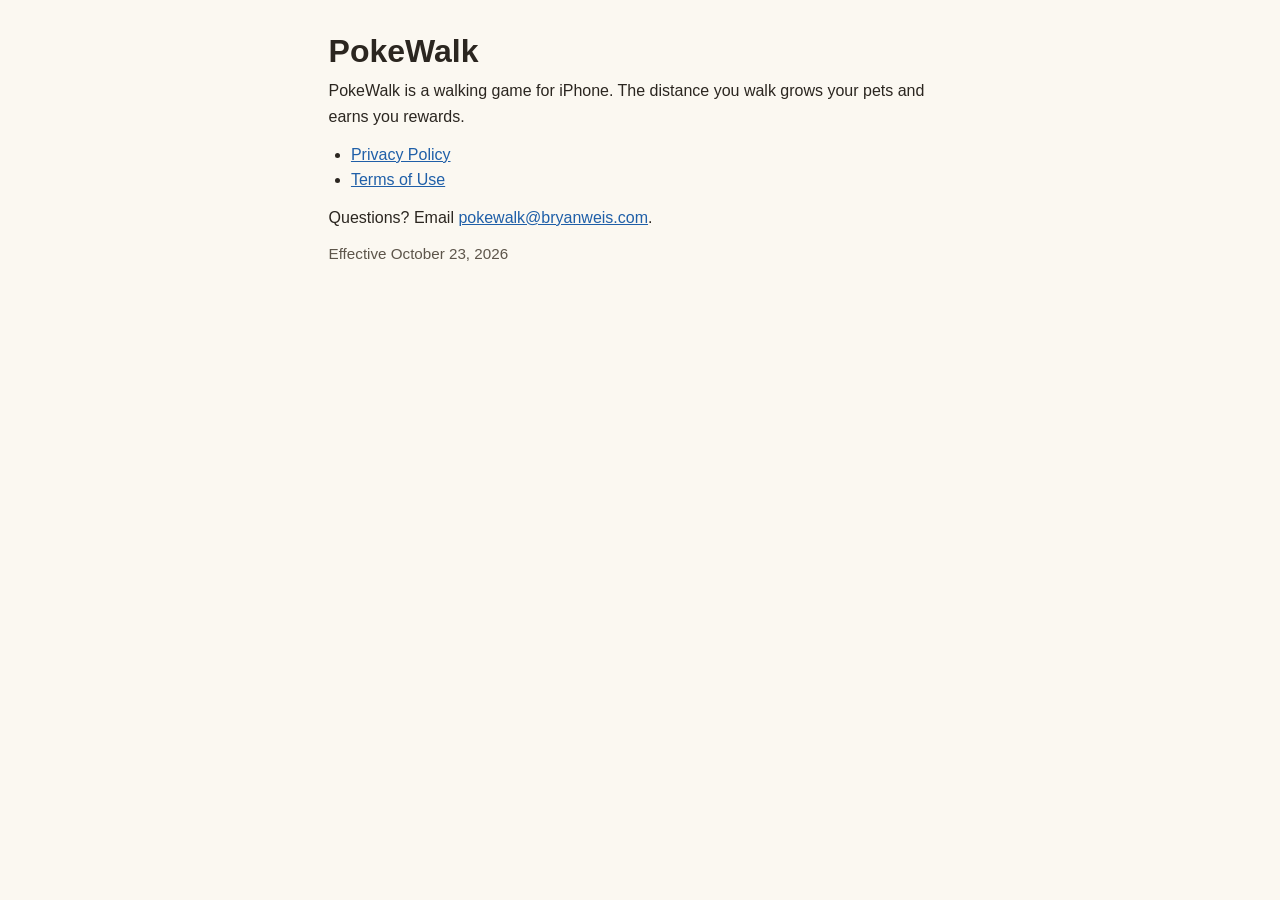
<file: index.html>
<!DOCTYPE html>
<html lang="en">
<head>
  <meta charset="utf-8">
  <meta name="viewport" content="width=device-width, initial-scale=1">
  <title>PokeWalk</title>
  <meta name="description" content="PokeWalk turns your daily walks into pet progress. Privacy policy and terms of use.">
  <link rel="canonical" href="https://pokewalk.bryanweis.com/">
  <link rel="stylesheet" href="styles.css">
</head>
<body>
  <main>
    <h1>PokeWalk</h1>
    <p>PokeWalk is a walking game for iPhone. The distance you walk grows your pets and earns you rewards.</p>
    <ul>
      <li><a href="privacy/">Privacy Policy</a></li>
      <li><a href="terms/">Terms of Use</a></li>
    </ul>
    <p>Questions? Email <a href="mailto:pokewalk@bryanweis.com">pokewalk@bryanweis.com</a>.</p>
    <p class="meta">Effective October 23, 2026</p>
  </main>
</body>
</html>
</file>
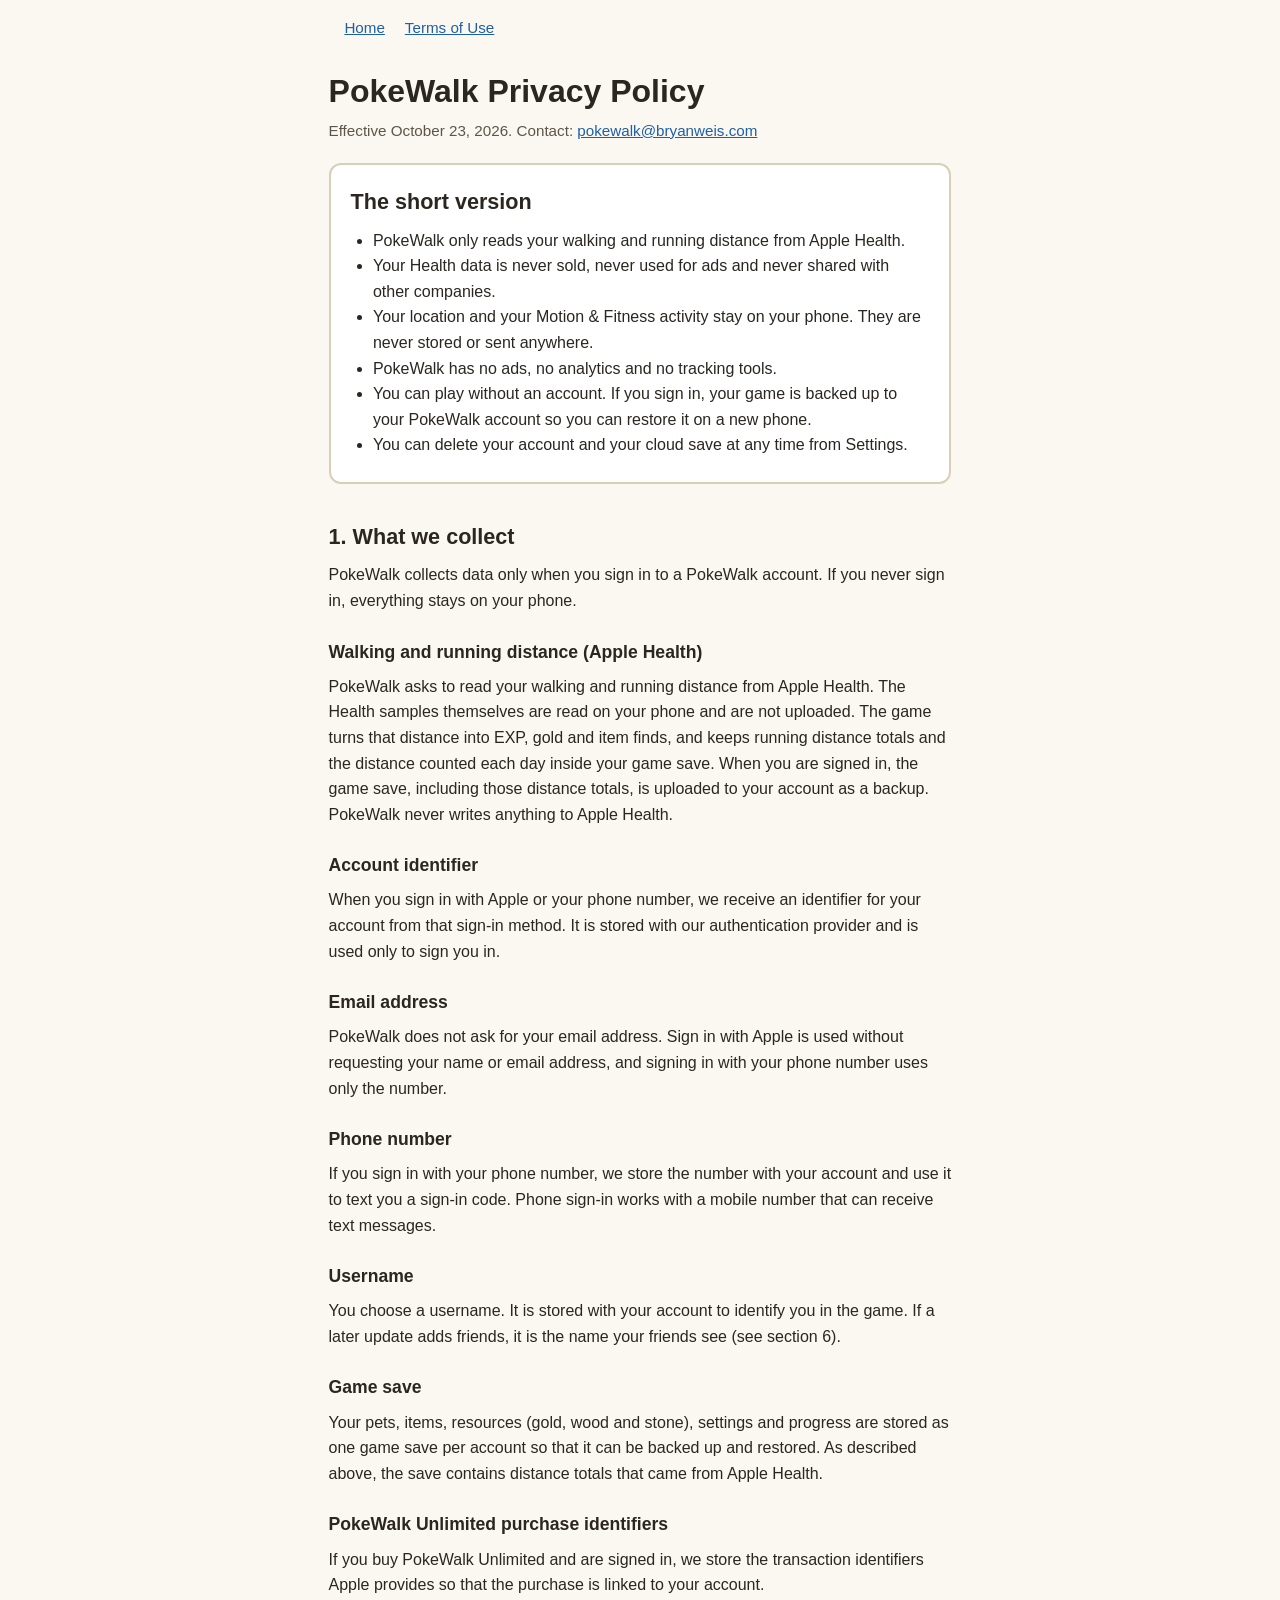
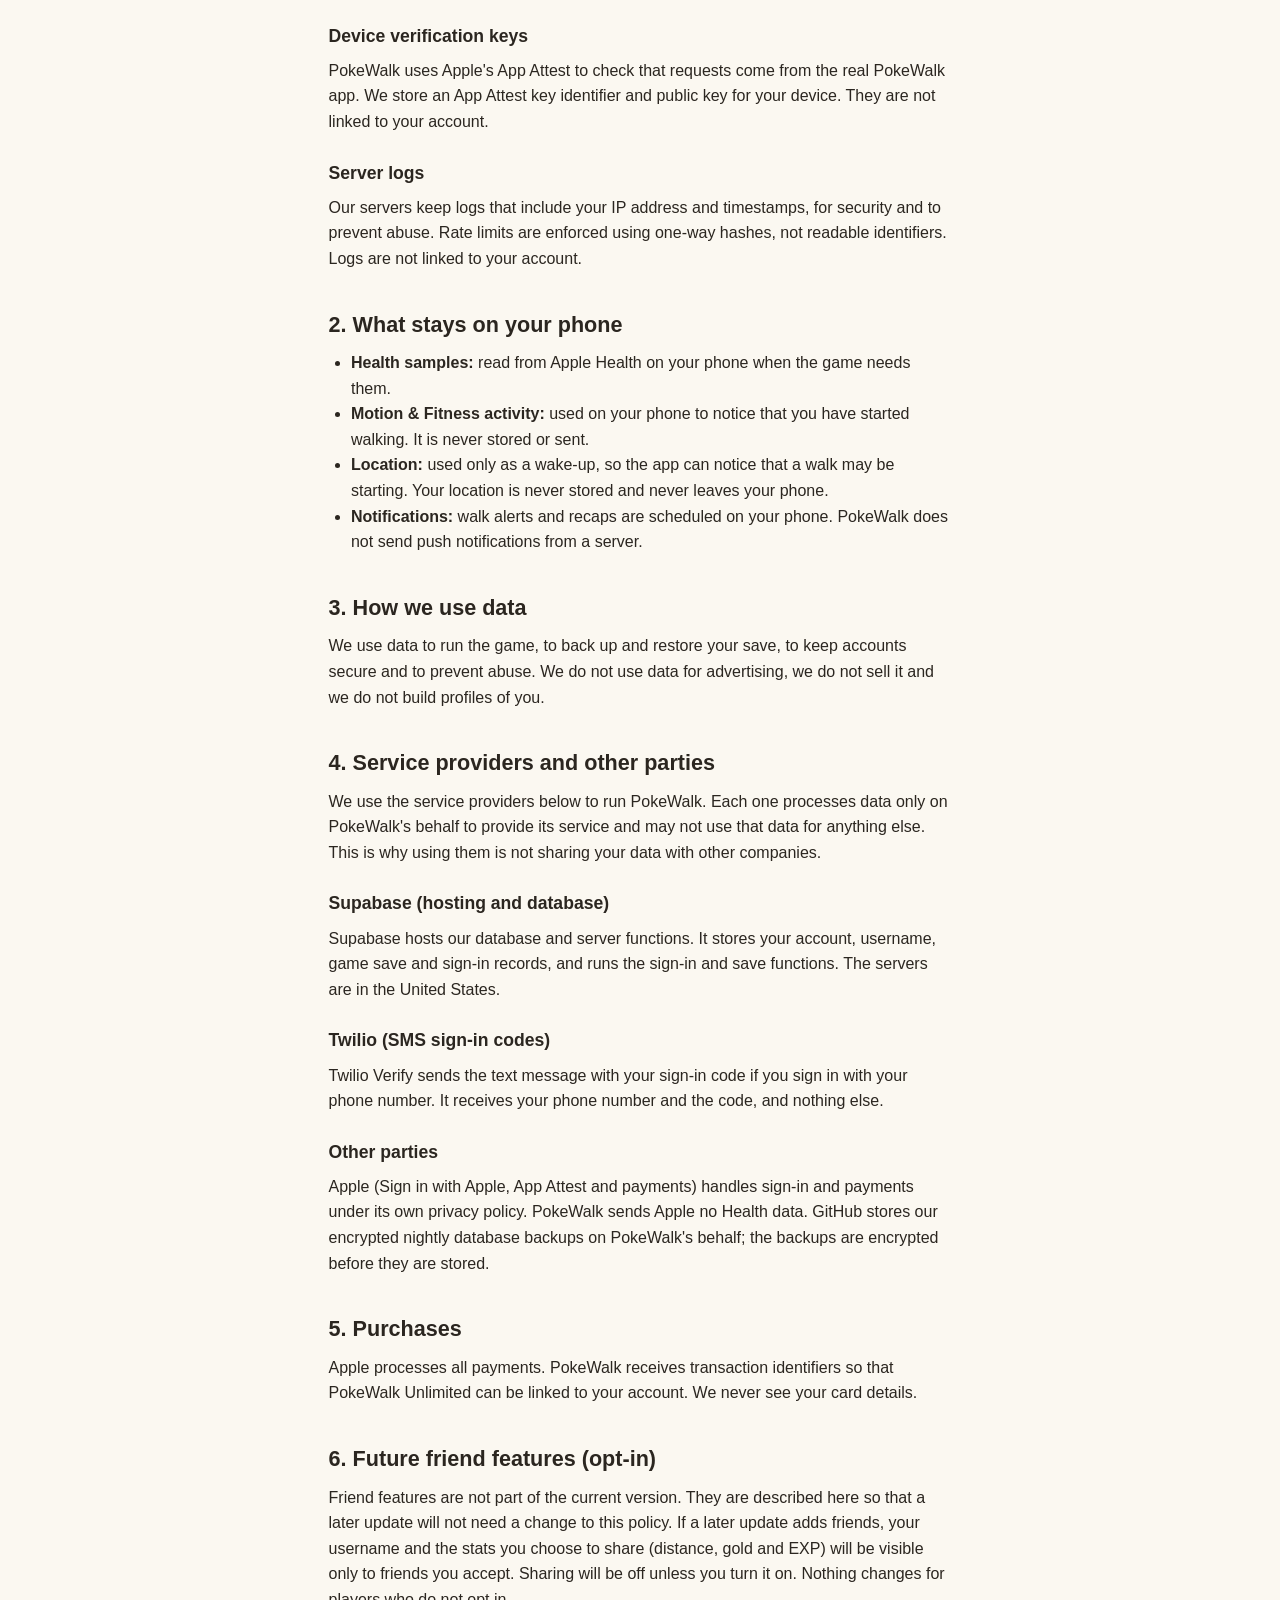
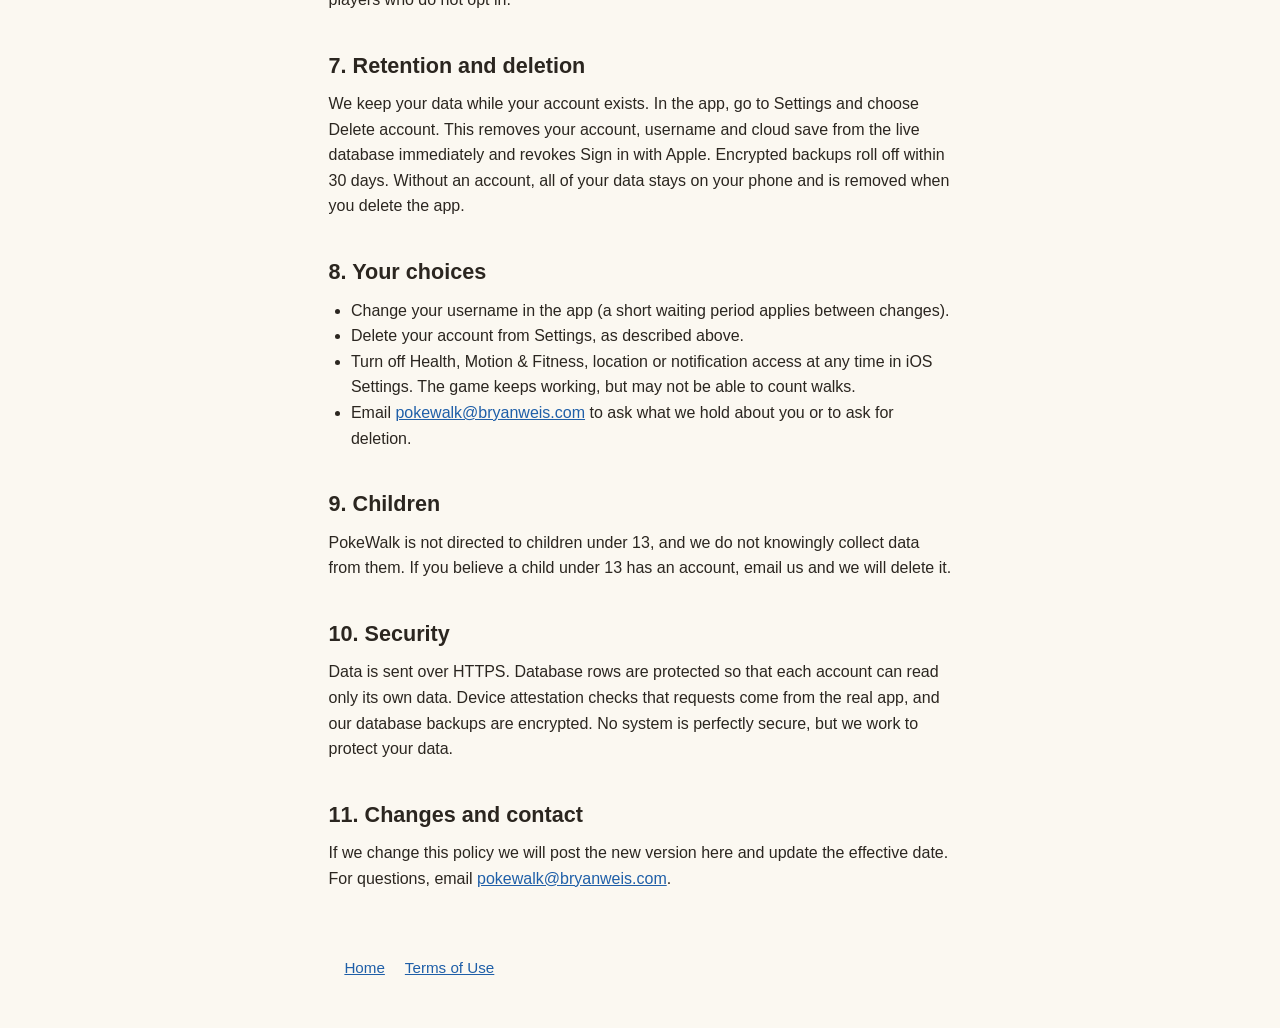
<file: privacy/index.html>
<!DOCTYPE html>
<html lang="en">
<head>
  <meta charset="utf-8">
  <meta name="viewport" content="width=device-width, initial-scale=1">
  <title>PokeWalk Privacy Policy</title>
  <meta name="description" content="How PokeWalk handles your data: Apple Health walking distance, accounts, cloud save, permissions, notifications and purchases.">
  <link rel="canonical" href="https://pokewalk.bryanweis.com/privacy/">
  <link rel="stylesheet" href="../styles.css">
</head>
<body>
  <header>
    <nav aria-label="Site">
      <a href="../">Home</a>
      <a href="../terms/">Terms of Use</a>
    </nav>
  </header>
  <main>
    <h1>PokeWalk Privacy Policy</h1>
    <p class="meta">Effective October 23, 2026. Contact: <a href="mailto:pokewalk@bryanweis.com">pokewalk@bryanweis.com</a></p>

    <section class="summary" aria-labelledby="summary">
      <h2 id="summary">The short version</h2>
      <ul>
        <li>PokeWalk only reads your walking and running distance from Apple Health.</li>
        <li>Your Health data is never sold, never used for ads and never shared with other companies.</li>
        <li>Your location and your Motion &amp; Fitness activity stay on your phone. They are never stored or sent anywhere.</li>
        <li>PokeWalk has no ads, no analytics and no tracking tools.</li>
        <li>You can play without an account. If you sign in, your game is backed up to your PokeWalk account so you can restore it on a new phone.</li>
        <li>You can delete your account and your cloud save at any time from Settings.</li>
      </ul>
    </section>

    <h2 id="collect">1. What we collect</h2>
    <p>PokeWalk collects data only when you sign in to a PokeWalk account. If you never sign in, everything stays on your phone.</p>

    <h3>Walking and running distance (Apple Health)</h3>
    <p>PokeWalk asks to read your walking and running distance from Apple Health. The Health samples themselves are read on your phone and are not uploaded. The game turns that distance into EXP, gold and item finds, and keeps running distance totals and the distance counted each day inside your game save. When you are signed in, the game save, including those distance totals, is uploaded to your account as a backup. PokeWalk never writes anything to Apple Health.</p>

    <h3>Account identifier</h3>
    <p>When you sign in with Apple or your phone number, we receive an identifier for your account from that sign-in method. It is stored with our authentication provider and is used only to sign you in.</p>

    <h3>Email address</h3>
    <p>PokeWalk does not ask for your email address. Sign in with Apple is used without requesting your name or email address, and signing in with your phone number uses only the number.</p>

    <h3>Phone number</h3>
    <p>If you sign in with your phone number, we store the number with your account and use it to text you a sign-in code. Phone sign-in works with a mobile number that can receive text messages.</p>

    <h3>Username</h3>
    <p>You choose a username. It is stored with your account to identify you in the game. If a later update adds friends, it is the name your friends see (see section 6).</p>

    <h3>Game save</h3>
    <p>Your pets, items, resources (gold, wood and stone), settings and progress are stored as one game save per account so that it can be backed up and restored. As described above, the save contains distance totals that came from Apple Health.</p>

    <h3>PokeWalk Unlimited purchase identifiers</h3>
    <p>If you buy PokeWalk Unlimited and are signed in, we store the transaction identifiers Apple provides so that the purchase is linked to your account.</p>

    <h3>Device verification keys</h3>
    <p>PokeWalk uses Apple's App Attest to check that requests come from the real PokeWalk app. We store an App Attest key identifier and public key for your device. They are not linked to your account.</p>

    <h3>Server logs</h3>
    <p>Our servers keep logs that include your IP address and timestamps, for security and to prevent abuse. Rate limits are enforced using one-way hashes, not readable identifiers. Logs are not linked to your account.</p>

    <h2 id="phone">2. What stays on your phone</h2>
    <ul>
      <li><strong>Health samples:</strong> read from Apple Health on your phone when the game needs them.</li>
      <li><strong>Motion &amp; Fitness activity:</strong> used on your phone to notice that you have started walking. It is never stored or sent.</li>
      <li><strong>Location:</strong> used only as a wake-up, so the app can notice that a walk may be starting. Your location is never stored and never leaves your phone.</li>
      <li><strong>Notifications:</strong> walk alerts and recaps are scheduled on your phone. PokeWalk does not send push notifications from a server.</li>
    </ul>

    <h2 id="use">3. How we use data</h2>
    <p>We use data to run the game, to back up and restore your save, to keep accounts secure and to prevent abuse. We do not use data for advertising, we do not sell it and we do not build profiles of you.</p>

    <h2 id="providers">4. Service providers and other parties</h2>
    <p>We use the service providers below to run PokeWalk. Each one processes data only on PokeWalk's behalf to provide its service and may not use that data for anything else. This is why using them is not sharing your data with other companies.</p>

    <h3>Supabase (hosting and database)</h3>
    <p>Supabase hosts our database and server functions. It stores your account, username, game save and sign-in records, and runs the sign-in and save functions. The servers are in the United States.</p>

    <h3>Twilio (SMS sign-in codes)</h3>
    <p>Twilio Verify sends the text message with your sign-in code if you sign in with your phone number. It receives your phone number and the code, and nothing else.</p>

    <h3>Other parties</h3>
    <p>Apple (Sign in with Apple, App Attest and payments) handles sign-in and payments under its own privacy policy. PokeWalk sends Apple no Health data. GitHub stores our encrypted nightly database backups on PokeWalk's behalf; the backups are encrypted before they are stored.</p>

    <h2 id="purchases">5. Purchases</h2>
    <p>Apple processes all payments. PokeWalk receives transaction identifiers so that PokeWalk Unlimited can be linked to your account. We never see your card details.</p>

    <h2 id="friends">6. Future friend features (opt-in)</h2>
    <p>Friend features are not part of the current version. They are described here so that a later update will not need a change to this policy. If a later update adds friends, your username and the stats you choose to share (distance, gold and EXP) will be visible only to friends you accept. Sharing will be off unless you turn it on. Nothing changes for players who do not opt in.</p>

    <h2 id="retention">7. Retention and deletion</h2>
    <p>We keep your data while your account exists. In the app, go to Settings and choose Delete account. This removes your account, username and cloud save from the live database immediately and revokes Sign in with Apple. Encrypted backups roll off within 30 days. Without an account, all of your data stays on your phone and is removed when you delete the app.</p>

    <h2 id="choices">8. Your choices</h2>
    <ul>
      <li>Change your username in the app (a short waiting period applies between changes).</li>
      <li>Delete your account from Settings, as described above.</li>
      <li>Turn off Health, Motion &amp; Fitness, location or notification access at any time in iOS Settings. The game keeps working, but may not be able to count walks.</li>
      <li>Email <a href="mailto:pokewalk@bryanweis.com">pokewalk@bryanweis.com</a> to ask what we hold about you or to ask for deletion.</li>
    </ul>

    <h2 id="children">9. Children</h2>
    <p>PokeWalk is not directed to children under 13, and we do not knowingly collect data from them. If you believe a child under 13 has an account, email us and we will delete it.</p>

    <h2 id="security">10. Security</h2>
    <p>Data is sent over HTTPS. Database rows are protected so that each account can read only its own data. Device attestation checks that requests come from the real app, and our database backups are encrypted. No system is perfectly secure, but we work to protect your data.</p>

    <h2 id="changes">11. Changes and contact</h2>
    <p>If we change this policy we will post the new version here and update the effective date. For questions, email <a href="mailto:pokewalk@bryanweis.com">pokewalk@bryanweis.com</a>.</p>
  </main>
  <footer>
    <nav aria-label="Footer">
      <a href="../">Home</a>
      <a href="../terms/">Terms of Use</a>
    </nav>
  </footer>
</body>
</html>
</file>
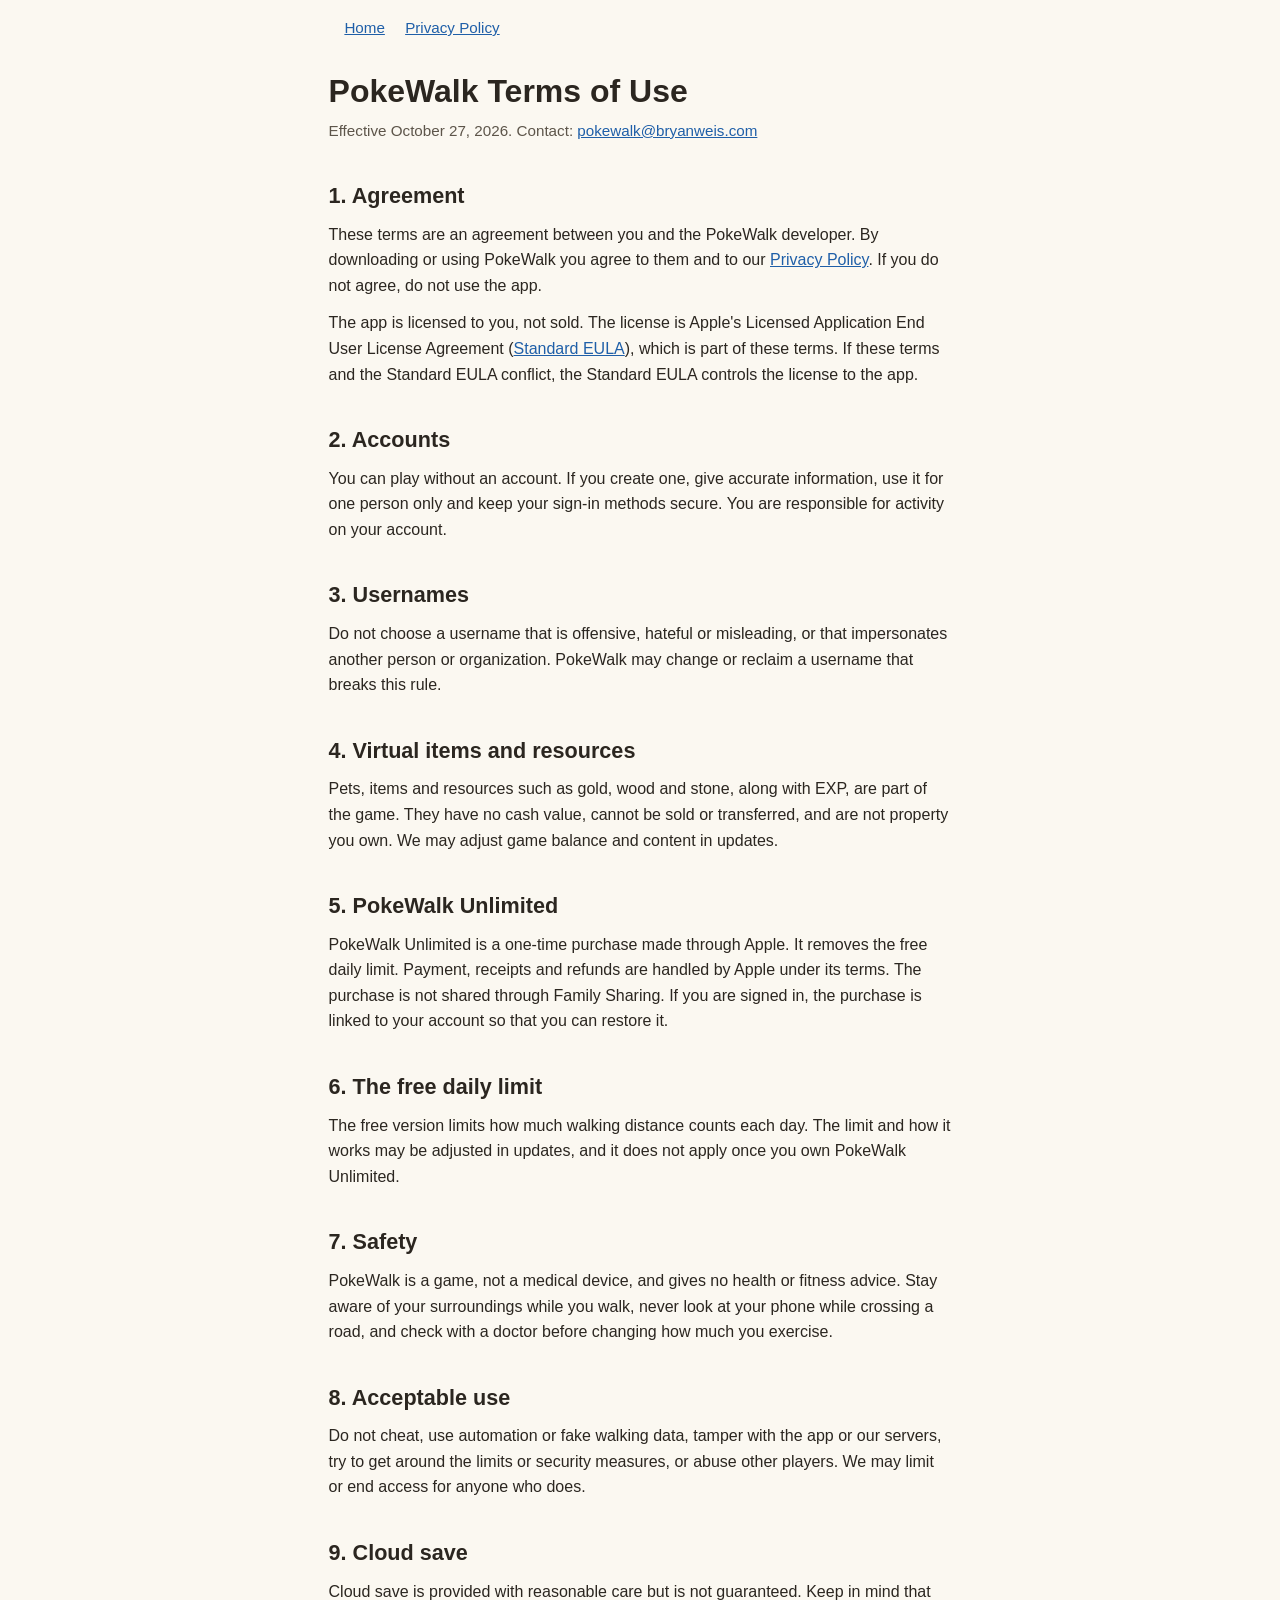
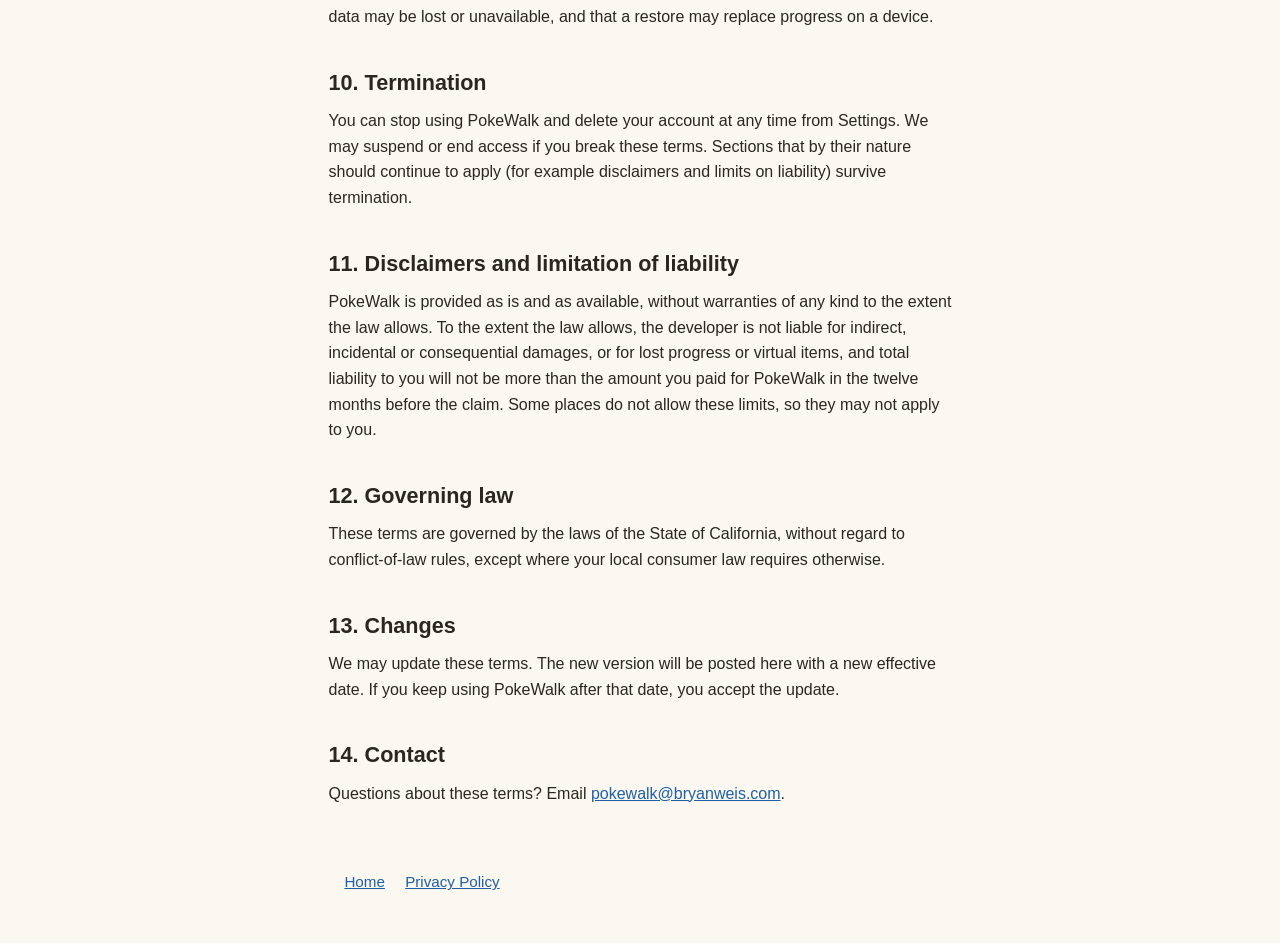
<file: terms/index.html>
<!DOCTYPE html>
<html lang="en">
<head>
  <meta charset="utf-8">
  <meta name="viewport" content="width=device-width, initial-scale=1">
  <title>PokeWalk Terms of Use</title>
  <meta name="description" content="The terms for using PokeWalk, including accounts, usernames, purchases and acceptable use.">
  <link rel="canonical" href="https://pokewalk.bryanweis.com/terms/">
  <link rel="stylesheet" href="../styles.css">
</head>
<body>
  <header>
    <nav aria-label="Site">
      <a href="../">Home</a>
      <a href="../privacy/">Privacy Policy</a>
    </nav>
  </header>
  <main>
    <h1>PokeWalk Terms of Use</h1>
    <p class="meta">Effective October 27, 2026. Contact: <a href="mailto:pokewalk@bryanweis.com">pokewalk@bryanweis.com</a></p>

    <h2 id="agreement">1. Agreement</h2>
    <p>These terms are an agreement between you and the PokeWalk developer. By downloading or using PokeWalk you agree to them and to our <a href="../privacy/">Privacy Policy</a>. If you do not agree, do not use the app.</p>
    <p>The app is licensed to you, not sold. The license is Apple's Licensed Application End User License Agreement (<a href="https://www.apple.com/legal/internet-services/itunes/dev/stdeula/">Standard EULA</a>), which is part of these terms. If these terms and the Standard EULA conflict, the Standard EULA controls the license to the app.</p>

    <h2 id="accounts">2. Accounts</h2>
    <p>You can play without an account. If you create one, give accurate information, use it for one person only and keep your sign-in methods secure. You are responsible for activity on your account.</p>

    <h2 id="usernames">3. Usernames</h2>
    <p>Do not choose a username that is offensive, hateful or misleading, or that impersonates another person or organization. PokeWalk may change or reclaim a username that breaks this rule.</p>

    <h2 id="virtual">4. Virtual items and resources</h2>
    <p>Pets, items and resources such as gold, wood and stone, along with EXP, are part of the game. They have no cash value, cannot be sold or transferred, and are not property you own. We may adjust game balance and content in updates.</p>

    <h2 id="purchases">5. PokeWalk Unlimited</h2>
    <p>PokeWalk Unlimited is a one-time purchase made through Apple. It removes the free daily limit. Payment, receipts and refunds are handled by Apple under its terms. The purchase is not shared through Family Sharing. If you are signed in, the purchase is linked to your account so that you can restore it.</p>

    <h2 id="limit">6. The free daily limit</h2>
    <p>The free version limits how much walking distance counts each day. The limit and how it works may be adjusted in updates, and it does not apply once you own PokeWalk Unlimited.</p>

    <h2 id="safety">7. Safety</h2>
    <p>PokeWalk is a game, not a medical device, and gives no health or fitness advice. Stay aware of your surroundings while you walk, never look at your phone while crossing a road, and check with a doctor before changing how much you exercise.</p>

    <h2 id="use">8. Acceptable use</h2>
    <p>Do not cheat, use automation or fake walking data, tamper with the app or our servers, try to get around the limits or security measures, or abuse other players. We may limit or end access for anyone who does.</p>

    <h2 id="cloud">9. Cloud save</h2>
    <p>Cloud save is provided with reasonable care but is not guaranteed. Keep in mind that data may be lost or unavailable, and that a restore may replace progress on a device.</p>

    <h2 id="termination">10. Termination</h2>
    <p>You can stop using PokeWalk and delete your account at any time from Settings. We may suspend or end access if you break these terms. Sections that by their nature should continue to apply (for example disclaimers and limits on liability) survive termination.</p>

    <h2 id="disclaimers">11. Disclaimers and limitation of liability</h2>
    <p>PokeWalk is provided as is and as available, without warranties of any kind to the extent the law allows. To the extent the law allows, the developer is not liable for indirect, incidental or consequential damages, or for lost progress or virtual items, and total liability to you will not be more than the amount you paid for PokeWalk in the twelve months before the claim. Some places do not allow these limits, so they may not apply to you.</p>

    <h2 id="law">12. Governing law</h2>
    <p>These terms are governed by the laws of the State of California, without regard to conflict-of-law rules, except where your local consumer law requires otherwise.</p>

    <h2 id="changes">13. Changes</h2>
    <p>We may update these terms. The new version will be posted here with a new effective date. If you keep using PokeWalk after that date, you accept the update.</p>

    <h2 id="contact">14. Contact</h2>
    <p>Questions about these terms? Email <a href="mailto:pokewalk@bryanweis.com">pokewalk@bryanweis.com</a>.</p>
  </main>
  <footer>
    <nav aria-label="Footer">
      <a href="../">Home</a>
      <a href="../privacy/">Privacy Policy</a>
    </nav>
  </footer>
</body>
</html>
</file>
<file: styles.css>
/* PokeWalk legal site: one stylesheet, system fonts, no external requests. */
:root {
  color-scheme: light;
}

* {
  box-sizing: border-box;
}

body {
  margin: 0;
  padding: 0 1.25rem 3rem;
  background: #fbf8f1;
  color: #2b2620;
  font-family: -apple-system, BlinkMacSystemFont, "Segoe UI", Roboto, Helvetica, Arial, sans-serif;
  line-height: 1.6;
}

main {
  max-width: 70ch;
  margin: 0 auto;
  padding-top: 2rem;
}

header nav,
footer nav {
  max-width: 70ch;
  margin: 0 auto;
  padding: 1rem 0 0;
  font-size: 0.95rem;
}

header nav a,
footer nav a {
  margin-right: 1rem;
}

h1 {
  font-size: 2rem;
  line-height: 1.2;
  margin: 0 0 0.25rem;
}

h2 {
  font-size: 1.35rem;
  margin: 2.25rem 0 0.5rem;
}

h3 {
  font-size: 1.1rem;
  margin: 1.5rem 0 0.25rem;
}

p,
ul,
ol,
table {
  margin: 0.5rem 0 0.75rem;
}

ul,
ol {
  padding-left: 1.4rem;
}

a {
  color: #1f5fa8;
}

a:focus,
a:hover {
  color: #0f3d73;
}

.meta {
  color: #5d554a;
  font-size: 0.95rem;
}

.summary {
  background: #fff;
  border: 2px solid #d9cfb9;
  border-radius: 12px;
  padding: 0.75rem 1.25rem;
  margin: 1.25rem 0;
}

.summary h2 {
  margin-top: 0.5rem;
}

table {
  border-collapse: collapse;
  width: 100%;
  font-size: 0.92rem;
}

th,
td {
  border: 1px solid #d9cfb9;
  padding: 0.4rem 0.5rem;
  text-align: left;
  vertical-align: top;
}

th {
  background: #f1ead9;
}

footer {
  margin-top: 3rem;
  font-size: 0.9rem;
  color: #5d554a;
}

@media (max-width: 520px) {
  table {
    font-size: 0.85rem;
  }
}
</file>
